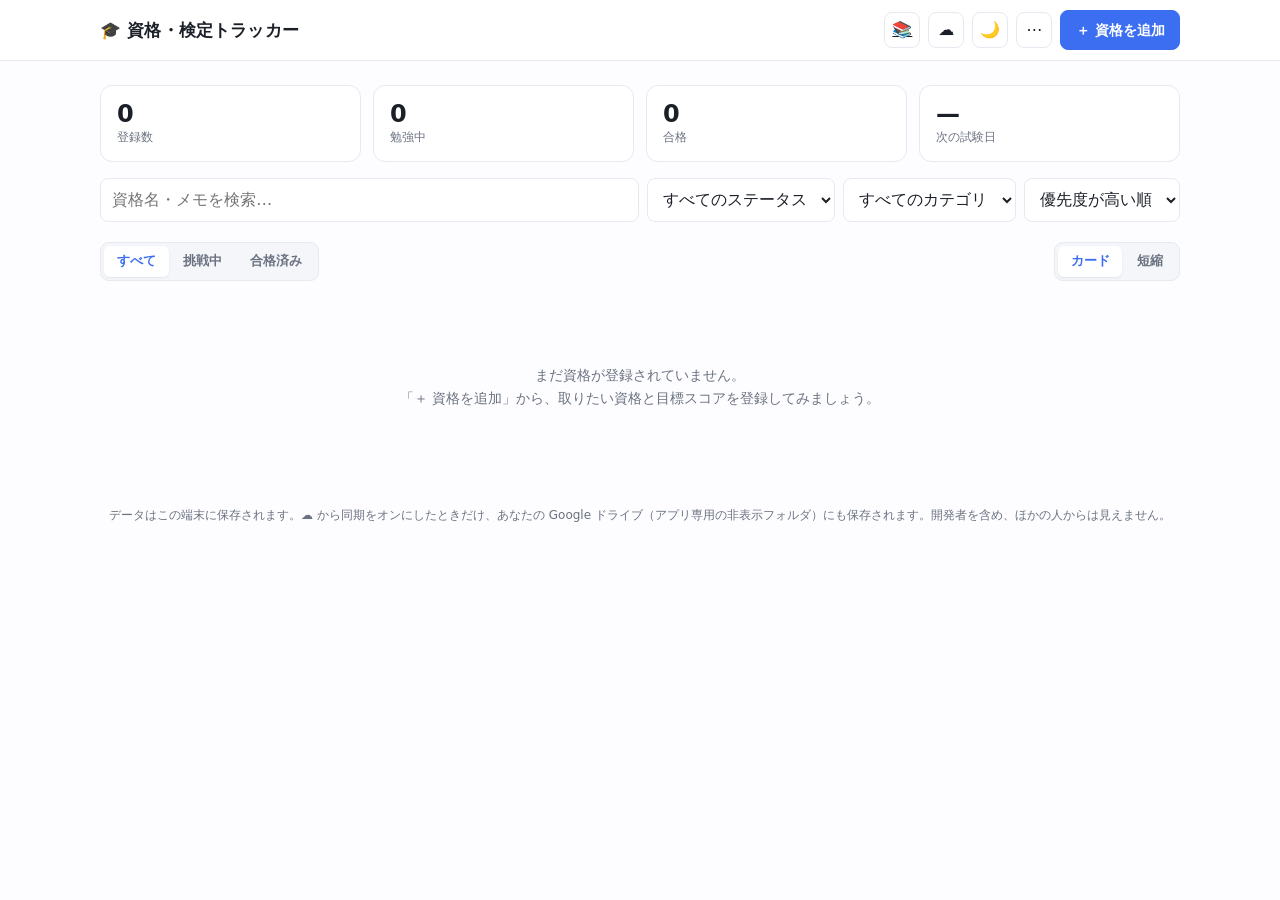
<file: index.html>
<!DOCTYPE html>
<html lang="ja">
<head>
<meta charset="UTF-8">
<meta name="viewport" content="width=device-width, initial-scale=1">
<title>資格・検定トラッカー</title>
<meta name="description" content="取りたい資格や検定をリスト化し、目標スコアと受験記録を管理できるアプリ">
<meta name="theme-color" content="#ffffff" media="(prefers-color-scheme: light)">
<meta name="theme-color" content="#14161b" media="(prefers-color-scheme: dark)">
<meta name="format-detection" content="telephone=no">

<!-- ホーム画面に追加したときの見え方 -->
<link rel="manifest" href="manifest.webmanifest">
<meta name="apple-mobile-web-app-capable" content="yes">
<meta name="mobile-web-app-capable" content="yes">
<meta name="apple-mobile-web-app-title" content="資格トラッカー">
<meta name="apple-mobile-web-app-status-bar-style" content="default">
<link rel="apple-touch-icon" href="assets/apple-touch-icon.png">

<link rel="icon" href="assets/favicon-32.png" sizes="32x32" type="image/png">
<link rel="icon" href="assets/icon.svg" type="image/svg+xml">
<link rel="stylesheet" href="css/style.css">
</head>
<body>

<header class="site-header">
  <div class="wrap header-inner">
    <h1 class="logo"><span aria-hidden="true">🎓</span> 資格・検定トラッカー</h1>
    <div class="header-actions">
      <a class="icon-btn" href="browse.html" title="資格ずかん" aria-label="資格ずかん">📚</a>
      <!-- 端末間の同期。sync.js にクライアント ID が設定されているときだけ表示される -->
      <button type="button" id="syncBtn" class="icon-btn sync-btn" title="端末間の同期" aria-label="端末間の同期" data-state="off" hidden>☁️<span class="sync-dot" aria-hidden="true"></span></button>
      <button type="button" id="themeToggle" class="icon-btn" title="テーマ切り替え" aria-label="テーマ切り替え">🌙</button>
      <div class="menu">
        <button type="button" id="menuBtn" class="icon-btn" title="データ管理" aria-label="データ管理" aria-haspopup="true" aria-expanded="false">⋯</button>
        <div class="menu-list" id="menuList" role="menu" hidden>
          <button type="button" id="exportBtn" role="menuitem">JSONで書き出し</button>
          <button type="button" id="importBtn" role="menuitem">JSONを読み込み</button>
          <button type="button" id="sampleBtn" role="menuitem">サンプルデータを追加</button>
          <button type="button" id="clearBtn" role="menuitem" class="danger">すべて削除</button>
        </div>
      </div>
      <button type="button" id="addBtn" class="btn btn-primary">＋ 資格を追加</button>
    </div>
  </div>
</header>

<main class="wrap">

  <section class="stats" id="stats" aria-label="サマリー">
    <div class="stat"><span class="stat-value" id="statTotal">0</span><span class="stat-label">登録数</span></div>
    <div class="stat"><span class="stat-value" id="statStudying">0</span><span class="stat-label">勉強中</span></div>
    <div class="stat"><span class="stat-value" id="statPassed">0</span><span class="stat-label">合格</span></div>
    <div class="stat"><span class="stat-value" id="statNext">—</span><span class="stat-label">次の試験日</span></div>
  </section>

  <section class="toolbar" aria-label="絞り込み">
    <input type="search" id="search" class="search" placeholder="資格名・メモを検索…" aria-label="検索">
    <select id="filterStatus" aria-label="ステータスで絞り込み">
      <option value="">すべてのステータス</option>
    </select>
    <select id="filterCategory" aria-label="カテゴリで絞り込み">
      <option value="">すべてのカテゴリ</option>
    </select>
    <select id="sortBy" aria-label="並び替え">
      <option value="priority">優先度が高い順</option>
      <option value="examDate">試験日が近い順</option>
      <option value="name">名前順</option>
      <option value="progress">達成率が高い順</option>
      <option value="created">追加が新しい順</option>
    </select>
  </section>

  <section class="toolbar toolbar-modes">
    <div class="segmented" id="passFilter" role="group" aria-label="合格状況で絞り込み">
      <button type="button" data-pass="all" class="is-on" aria-pressed="true">すべて</button>
      <button type="button" data-pass="open" aria-pressed="false">挑戦中</button>
      <button type="button" data-pass="passed" aria-pressed="false">合格済み</button>
    </div>
    <div class="segmented" id="viewMode" role="group" aria-label="表示のしかた">
      <button type="button" data-view="card" class="is-on" aria-pressed="true">カード</button>
      <button type="button" data-view="compact" aria-pressed="false">短縮</button>
    </div>
  </section>

  <ul class="card-list" id="list"></ul>

  <p class="empty" id="empty" hidden>
    まだ資格が登録されていません。<br>
    「＋ 資格を追加」から、取りたい資格と目標スコアを登録してみましょう。
  </p>

</main>

<footer class="site-footer wrap">
  <p>データはこの端末に保存されます。☁️ から同期をオンにしたときだけ、あなたの Google ドライブ（アプリ専用の非表示フォルダ）にも保存されます。開発者を含め、ほかの人からは見えません。</p>
</footer>

<!-- 端末間の同期ダイアログ -->
<dialog id="syncDialog" class="dialog">
  <div class="form">
    <h2 tabindex="-1" autofocus>端末間の同期</h2>
    <p class="sync-message" id="syncMessage" hidden></p>

    <div id="syncOff" class="sync-body">
      <p>Google アカウントでログインすると、iPhone・iPad・パソコンのあいだでマイリストが自動で同期されます。</p>
      <ul class="sync-points">
        <li>保存先はあなたの Google ドライブの<strong>アプリ専用の非表示フォルダ</strong>。ドライブの一覧には出ず、開発者を含めほかの人からは見えません</li>
        <li>このアプリが触れるのはそのフォルダだけです。ドライブのほかのファイルは読めません</li>
        <li>オフラインでも今までどおり使え、つながったときに同期します</li>
      </ul>
      <button type="button" id="syncLogin" class="btn btn-primary">Google でログインして同期</button>
    </div>

    <div id="syncOn" class="sync-body" hidden>
      <dl class="sync-info">
        <dt>アカウント</dt><dd id="syncAccount"></dd>
        <dt>状態</dt><dd id="syncStatus"></dd>
        <dt>最終同期</dt><dd id="syncLast"></dd>
      </dl>
      <label class="check">
        <input type="checkbox" id="syncAuto">
        <span>起動時に自動で同期する</span>
      </label>
      <p class="hint">Google の確認は1時間で切れるため、起動したときに一瞬 Google の画面を経由してから戻ってきます。</p>
      <div class="sync-actions">
        <button type="button" id="syncNowBtn" class="btn btn-primary">今すぐ同期</button>
        <button type="button" id="syncLogout" class="btn">この端末でログアウト</button>
      </div>
      <p class="hint">
        ログアウトしても、この端末のデータとドライブのデータはどちらも残ります。
        アプリの接続そのものを解除するには、Google アカウントの
        <a href="https://myaccount.google.com/connections" target="_blank" rel="noopener noreferrer">サードパーティとの接続</a>
        から削除してください。
      </p>
    </div>

    <menu class="dialog-actions">
      <button type="button" class="btn" data-close>閉じる</button>
    </menu>
  </div>
</dialog>

<!-- 追加・編集ダイアログ -->
<dialog id="certDialog" class="dialog">
  <form method="dialog" id="certForm" class="form">
    <!-- showModal() は最初のフォーカス可能要素を自動でフォーカスするため、
         そのままだと名前欄にフォーカスが入りスマホのキーボードがせり上がる。
         見出しを autofocus 先にしてキーボードが出ないようにする。 -->
    <h2 id="dialogTitle" tabindex="-1" autofocus>資格を追加</h2>

    <div class="field">
      <label class="label" for="nameInput">資格・検定名 <em>必須</em></label>
      <div class="combo">
        <input type="text" id="nameInput" name="name" required maxlength="80"
               placeholder="例: TOEIC、簿記、宅建…" autocomplete="off"
               role="combobox" aria-expanded="false" aria-autocomplete="list" aria-controls="nameSuggest">
        <ul class="suggest" id="nameSuggest" role="listbox" aria-label="資格の候補" hidden></ul>
      </div>
      <p class="hint">入力すると候補が出ます。選ぶと目標スコア・カテゴリなどが自動で入ります。</p>
      <!-- 候補から選んだときの短縮名。短縮表示モードで使う -->
      <input type="hidden" name="short">
      <!-- 教育訓練給付の区分。プリセットに登録があれば引き継ぐ -->
      <input type="hidden" name="training">
    </div>

    <div class="row">
      <label class="field">
        <span class="label">カテゴリ</span>
        <input type="text" name="category" list="categoryOptions" maxlength="30" placeholder="例: 語学">
        <datalist id="categoryOptions"></datalist>
      </label>
      <label class="field">
        <span class="label">優先度</span>
        <select name="priority">
          <option value="high">高</option>
          <option value="mid" selected>中</option>
          <option value="low">低</option>
        </select>
      </label>
    </div>

    <div class="row">
      <label class="field">
        <span class="label">ステータス</span>
        <select name="status" id="statusSelect"></select>
      </label>
      <label class="field">
        <span class="label">試験予定日</span>
        <input type="date" name="examDate">
      </label>
    </div>

    <fieldset class="fieldset">
      <legend>目標</legend>
      <label class="field">
        <span class="label">評価方式</span>
        <select name="scoreType" id="scoreType">
          <option value="score">スコア・点数で評価</option>
          <option value="pass">合否のみ（スコアなし）</option>
        </select>
      </label>
      <div class="row score-fields" id="scoreFields">
        <label class="field">
          <span class="label">目標スコア</span>
          <input type="number" name="targetScore" min="0" step="any" placeholder="例: 800">
        </label>
        <label class="field">
          <span class="label">満点（任意）</span>
          <input type="number" name="maxScore" min="0" step="any" placeholder="例: 990">
        </label>
        <label class="field">
          <span class="label">単位</span>
          <input type="text" name="scoreUnit" maxlength="8" placeholder="点">
        </label>
      </div>
    </fieldset>

    <div class="row">
      <label class="field">
        <span class="label">受験料（円）</span>
        <input type="number" name="fee" min="0" step="1" placeholder="例: 7810">
      </label>
      <label class="field">
        <span class="label">公式サイトURL</span>
        <input type="url" name="url" placeholder="https://…">
      </label>
    </div>

    <label class="field">
      <span class="label">メモ</span>
      <textarea name="memo" rows="3" maxlength="500" placeholder="使う参考書、勉強の計画など"></textarea>
    </label>

    <menu class="dialog-actions">
      <button type="button" class="btn" data-close>キャンセル</button>
      <button type="submit" class="btn btn-primary">保存</button>
    </menu>
  </form>
</dialog>

<!-- 受験記録ダイアログ -->
<dialog id="attemptDialog" class="dialog">
  <form method="dialog" id="attemptForm" class="form">
    <h2 tabindex="-1" autofocus>受験記録を追加</h2>
    <p class="dialog-sub" id="attemptCertName"></p>

    <div class="row">
      <label class="field">
        <span class="label">受験日 <em>必須</em></span>
        <input type="date" name="date" required>
      </label>
      <label class="field" id="attemptScoreField">
        <span class="label">スコア</span>
        <input type="number" name="score" min="0" step="any" placeholder="例: 745">
      </label>
    </div>

    <label class="field">
      <span class="label">結果</span>
      <select name="result">
        <option value="">未記入</option>
        <option value="passed">合格</option>
        <option value="failed">不合格</option>
      </select>
    </label>

    <label class="field">
      <span class="label">メモ</span>
      <input type="text" name="note" maxlength="120" placeholder="例: リスニングが伸びた">
    </label>

    <menu class="dialog-actions">
      <button type="button" class="btn" data-close>キャンセル</button>
      <button type="submit" class="btn btn-primary">記録する</button>
    </menu>
  </form>
</dialog>

<input type="file" id="importFile" accept="application/json,.json" hidden>
<div id="toast" class="toast" role="status" aria-live="polite" hidden></div>

<script src="js/presets.js"></script>
<!-- 資格の更新情報を表示用の言葉にする（ずかんと共用） -->
<script src="js/renewal.js"></script>
<!-- presets.js のソースを書き換える共通処理（ブラウザと Node で共用） -->
<script src="js/preset-patch.js"></script>
<!-- 開発者向けのプリセット編集ツール。app.js より前に読む必要がある -->
<script src="js/devtools.js"></script>
<!-- Google ドライブを使った端末間の同期。app.js より前に読む -->
<script src="js/sync.js"></script>
<script src="js/app.js"></script>
</body>
</html>
</file>
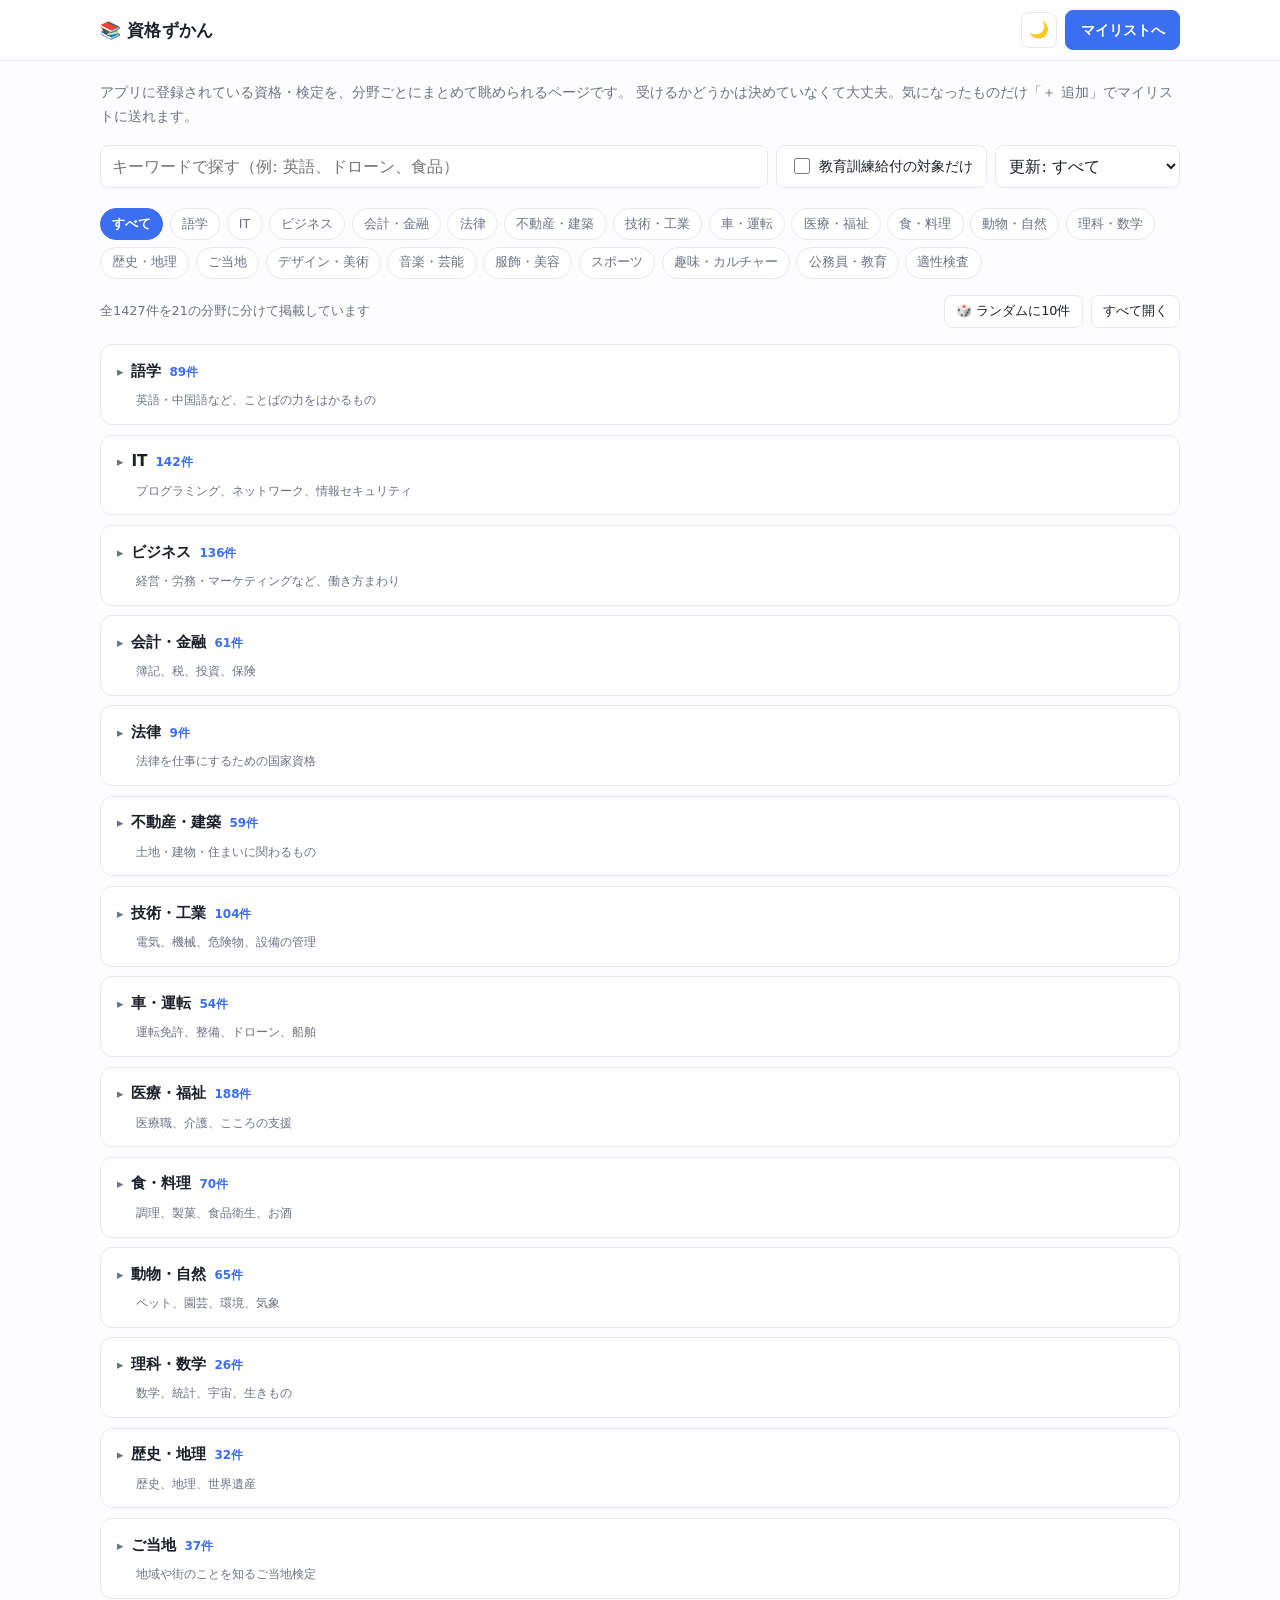
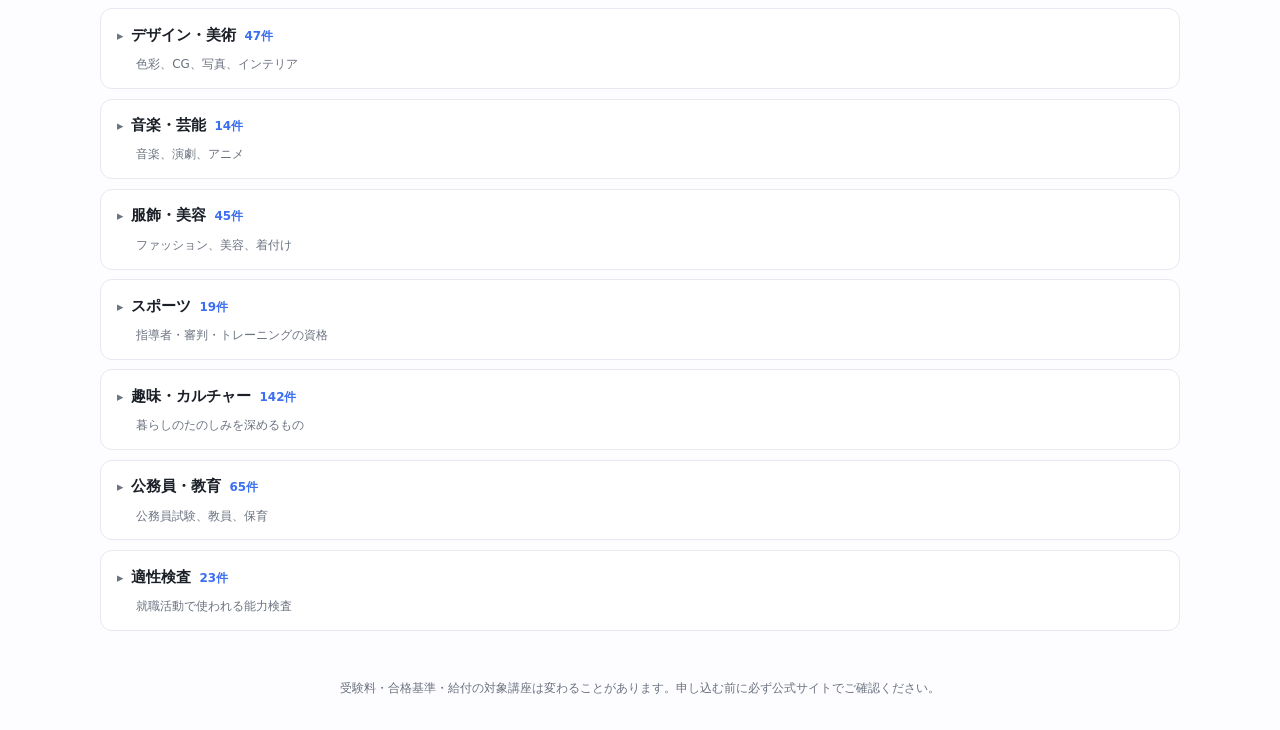
<file: browse.html>
<!DOCTYPE html>
<html lang="ja">
<head>
<meta charset="UTF-8">
<meta name="viewport" content="width=device-width, initial-scale=1">
<title>資格ずかん｜資格・検定トラッカー</title>
<meta name="description" content="どんな資格・検定があるのかを分野ごとに眺められる一覧。気になったものはそのままマイリストに追加できます。">
<meta name="theme-color" content="#ffffff" media="(prefers-color-scheme: light)">
<meta name="theme-color" content="#14161b" media="(prefers-color-scheme: dark)">
<meta name="format-detection" content="telephone=no">

<link rel="manifest" href="manifest.webmanifest">
<meta name="apple-mobile-web-app-capable" content="yes">
<meta name="mobile-web-app-capable" content="yes">
<meta name="apple-mobile-web-app-title" content="資格トラッカー">
<meta name="apple-mobile-web-app-status-bar-style" content="default">
<link rel="apple-touch-icon" href="assets/apple-touch-icon.png">

<link rel="icon" href="assets/favicon-32.png" sizes="32x32" type="image/png">
<link rel="icon" href="assets/icon.svg" type="image/svg+xml">
<link rel="stylesheet" href="css/style.css">
</head>
<body>

<header class="site-header">
  <div class="wrap header-inner">
    <h1 class="logo"><span aria-hidden="true">📚</span> 資格ずかん</h1>
    <div class="header-actions">
      <button type="button" id="themeToggle" class="icon-btn" title="テーマ切り替え" aria-label="テーマ切り替え">🌙</button>
      <a class="btn btn-primary" href="index.html">マイリストへ</a>
    </div>
  </div>
</header>

<main class="wrap">

  <p class="browse-lead">
    アプリに登録されている資格・検定を、分野ごとにまとめて眺められるページです。
    受けるかどうかは決めていなくて大丈夫。気になったものだけ「＋ 追加」でマイリストに送れます。
  </p>

  <section class="toolbar" aria-label="絞り込み">
    <input type="search" id="search" class="search" placeholder="キーワードで探す（例: 英語、ドローン、食品）" aria-label="キーワード検索">
    <label class="check">
      <input type="checkbox" id="onlyTraining">
      <span>教育訓練給付の対象だけ</span>
    </label>
    <select id="renewFilter" aria-label="資格の更新で絞り込み">
      <option value="">更新: すべて</option>
      <option value="free">一度取れば更新不要</option>
      <option value="keep">更新・会費が必要</option>
      <option value="unknown">更新: 未調査</option>
    </select>
  </section>

  <nav class="chips" id="chips" aria-label="分野で絞り込み"></nav>

  <div class="browse-bar">
    <p class="browse-count" id="count" aria-live="polite"></p>
    <div class="browse-bar-actions">
      <button type="button" id="randomBtn" class="btn">🎲 ランダムに10件</button>
      <button type="button" id="toggleAll" class="btn" aria-pressed="false">すべて開く</button>
    </div>
  </div>

  <section class="pickup" id="pickup" aria-label="ランダムに選んだ資格" hidden></section>

  <div id="sections"></div>

  <p class="empty" id="empty" hidden>
    条件に合う資格・検定が見つかりませんでした。<br>
    キーワードを短くするか、分野を「すべて」に戻してみてください。
  </p>

</main>

<footer class="site-footer wrap">
  <p>
    受験料・合格基準・給付の対象講座は変わることがあります。申し込む前に必ず公式サイトでご確認ください。
  </p>
</footer>

<div id="toast" class="toast" role="status" aria-live="polite" hidden></div>

<script src="js/presets.js"></script>
<script src="js/renewal.js"></script>
<script src="js/sync.js"></script>
<script src="js/browse.js"></script>
</body>
</html>
</file>
<file: css/style.css>
:root {
  color-scheme: light;
  --bg: #fdfdff;
  --surface: #ffffff;
  --surface-2: #f4f6fa;
  --border: #e6e9f0;
  --text: #1b1f27;
  --text-muted: #6b7280;
  --accent: #3b6ef0;
  --accent-weak: #e8eefe;
  --accent-text: #ffffff;
  --danger: #d64545;
  --danger-weak: #fdecec;
  --ok: #14875a;
  --ok-weak: #e3f4ec;
  --warn: #b7791f;
  --warn-weak: #fdf2dc;
  --shadow: 0 1px 2px rgba(16, 24, 40, .05), 0 6px 20px rgba(16, 24, 40, .05);
  --radius: 12px;
  /* iOS Safari は 16px 未満の入力欄にフォーカスすると自動でズームするため、
     フォームコントロールはこの値を下回らないようにする。 */
  --input-font-size: 16px;
}

:root[data-theme="dark"] {
  color-scheme: dark;
  --bg: #14161b;
  --surface: #1c1f26;
  --surface-2: #23272f;
  --border: #2f343d;
  --text: #e8eaee;
  --text-muted: #99a1ae;
  --accent: #6c94ff;
  --accent-weak: #212a44;
  --accent-text: #10131a;
  --danger: #ef7373;
  --danger-weak: #3a2326;
  --ok: #4cc38a;
  --ok-weak: #1c3129;
  --warn: #e0b055;
  --warn-weak: #352d19;
  --shadow: 0 1px 2px rgba(0, 0, 0, .4), 0 6px 20px rgba(0, 0, 0, .3);
}

* { box-sizing: border-box; }

/* .menu-list や .row などレイアウト用の display 指定が hidden 属性を
   上書きしてしまうため、hidden を常に優先させる。 */
[hidden] { display: none !important; }

/* 横スワイプで画面がずれないようにする。
   overflow-x: clip はスクロールコンテナを作らないので、
   hidden と違って sticky ヘッダーを壊さない。
   overscroll-behavior-x はゴムのように弾む横方向の余韻を止める。 */
html {
  overflow-x: clip;
  overscroll-behavior-x: none;
}

body {
  margin: 0;
  max-width: 100%;
  overflow-x: clip;
  overscroll-behavior-x: none;
  background: var(--bg);
  color: var(--text);
  font-family: system-ui, -apple-system, "Segoe UI", "Hiragino Sans", "Noto Sans JP", Meiryo, sans-serif;
  line-height: 1.6;
  -webkit-text-size-adjust: 100%;
}

.wrap {
  width: min(1080px, 100% - 2rem);
  margin-inline: auto;
}

/* ---------- header ---------- */
.site-header {
  position: sticky;
  top: 0;
  z-index: 10;
  background: color-mix(in srgb, var(--surface) 88%, transparent);
  backdrop-filter: blur(8px);
  border-bottom: 1px solid var(--border);
}

.header-inner {
  /* ⋯メニューの位置の基準。ボタン基準だと画面が狭くてヘッダーが折り返したとき、
     メニューが画面外にはみ出して切れてしまう。 */
  position: relative;
  display: flex;
  align-items: center;
  gap: 1rem;
  min-height: 60px;
  flex-wrap: wrap;
  padding-block: .5rem;
}

.logo {
  font-size: 1.05rem;
  margin: 0;
  margin-right: auto;
  letter-spacing: .01em;
}

.header-actions {
  display: flex;
  align-items: center;
  gap: .5rem;
}

/* ---------- buttons ---------- */
.btn {
  font: inherit;
  font-size: .875rem;
  padding: .5rem .9rem;
  border-radius: 8px;
  border: 1px solid var(--border);
  background: var(--surface);
  color: var(--text);
  cursor: pointer;
  white-space: nowrap;
  transition: background .15s, border-color .15s;
}

.btn:hover { background: var(--surface-2); }

.btn-primary {
  background: var(--accent);
  border-color: var(--accent);
  color: var(--accent-text);
  font-weight: 600;
}

.btn-primary:hover { filter: brightness(1.06); background: var(--accent); }

.icon-btn {
  font: inherit;
  width: 36px;
  height: 36px;
  display: grid;
  place-items: center;
  border-radius: 8px;
  border: 1px solid var(--border);
  background: var(--surface);
  color: var(--text);
  cursor: pointer;
}

.icon-btn:hover { background: var(--surface-2); }

/* ---------- menu ---------- */
.menu-list {
  position: absolute;
  right: 0;
  top: calc(100% + 6px);
  max-width: calc(100vw - 2rem);
  min-width: 200px;
  background: var(--surface);
  border: 1px solid var(--border);
  border-radius: 10px;
  box-shadow: var(--shadow);
  padding: .3rem;
  display: flex;
  flex-direction: column;
}

.menu-list button {
  font: inherit;
  font-size: .875rem;
  text-align: left;
  padding: .5rem .65rem;
  border: 0;
  border-radius: 6px;
  background: transparent;
  color: var(--text);
  cursor: pointer;
}

.menu-list button:hover { background: var(--surface-2); }
.menu-list .danger { color: var(--danger); }

/* ---------- stats ---------- */
.stats {
  display: grid;
  grid-template-columns: repeat(auto-fit, minmax(min(140px, 100%), 1fr));
  gap: .75rem;
  margin: 1.5rem 0 1rem;
}

.stat {
  background: var(--surface);
  border: 1px solid var(--border);
  border-radius: var(--radius);
  padding: .85rem 1rem;
  display: flex;
  flex-direction: column;
}

.stat-value {
  font-size: 1.5rem;
  font-weight: 700;
  line-height: 1.2;
  font-variant-numeric: tabular-nums;
}

.stat-label {
  font-size: .75rem;
  color: var(--text-muted);
}

/* ---------- toolbar ---------- */
.toolbar {
  display: flex;
  gap: .5rem;
  flex-wrap: wrap;
  margin-bottom: 1.25rem;
}

.toolbar .search {
  flex: 1 1 240px;
  min-width: 0;
}

.toolbar input,
.toolbar select {
  font: inherit;
  font-size: var(--input-font-size);
  padding: .5rem .7rem;
  border-radius: 8px;
  border: 1px solid var(--border);
  background: var(--surface);
  color: var(--text);
}

.toolbar-modes { justify-content: space-between; }

/* ---------- セグメント切り替え ---------- */
.segmented {
  display: inline-flex;
  background: var(--surface-2);
  border: 1px solid var(--border);
  border-radius: 9px;
  padding: 3px;
  gap: 2px;
}

.segmented button {
  font: inherit;
  font-size: .8rem;
  font-weight: 600;
  padding: .35rem .8rem;
  border: 0;
  border-radius: 6px;
  background: transparent;
  color: var(--text-muted);
  cursor: pointer;
  white-space: nowrap;
}

.segmented button:hover { color: var(--text); }

.segmented button.is-on {
  background: var(--surface);
  color: var(--accent);
  box-shadow: 0 1px 2px rgba(16, 24, 40, .08);
}

/* ---------- グループ見出し ---------- */
.group-head {
  grid-column: 1 / -1;
  display: flex;
  align-items: center;
  gap: .5rem;
  margin: .25rem 0 -.25rem;
  font-size: .8rem;
  font-weight: 700;
  color: var(--text-muted);
}

.group-head::after {
  content: "";
  flex: 1;
  height: 1px;
  background: var(--border);
}

.group-head .count {
  font-weight: 600;
  font-variant-numeric: tabular-nums;
}

.group-head.is-passed { color: var(--ok); }

/* ---------- cards ---------- */
.card-list {
  list-style: none;
  margin: 0;
  padding: 0;
  display: grid;
  grid-template-columns: repeat(auto-fill, minmax(min(330px, 100%), 1fr));
  gap: 1rem;
}

.card {
  background: var(--surface);
  border: 1px solid var(--border);
  border-radius: var(--radius);
  box-shadow: var(--shadow);
  padding: 1rem;
  display: flex;
  flex-direction: column;
  gap: .75rem;
}

.card-top {
  display: flex;
  align-items: start;
  gap: .5rem;
  /* バッジが4つ並ぶと見出しの幅が潰れて1文字ずつ折り返されるため、
     幅が足りないときはバッジのほうを次の行へ送る。 */
  flex-wrap: wrap;
}

.card-title {
  margin: 0;
  font-size: 1.05rem;
  font-weight: 700;
  /* 見出しは最低これだけの幅を確保してから縮める。 */
  flex: 1 1 12rem;
  min-width: 0;
  overflow-wrap: anywhere;
}

.card-title a { color: inherit; }

/* 通常はフルネーム、短縮モードでは短縮名だけを見せる */
.card-title .t-short { display: none; }
.card-list.compact .card-title .t-full { display: none; }
.card-list.compact .card-title .t-short { display: inline; }

/* ---------- 短縮表示モード ---------- */
.card-list.compact {
  grid-template-columns: 1fr;
  gap: .5rem;
}

.card-list.compact .card {
  padding: .6rem .75rem;
  gap: .4rem;
  box-shadow: none;
}

.card-list.compact .card-title { font-size: .95rem; }

/* 一覧性を優先して、行数を増やす要素は畳む */
.card-list.compact .memo,
.card-list.compact .attempts,
.card-list.compact .bar { display: none; }

.card-list.compact .score-row { font-size: .75rem; }
.card-list.compact .score-now { font-size: 1rem; }
.card-list.compact .meta { font-size: .75rem; }

.card-list.compact .card-actions { padding-top: 0; }
.card-list.compact .card-actions .btn { font-size: .75rem; padding: .25rem .55rem; }

@media (min-width: 720px) {
  /* 横幅があるときは短縮モードを2列にして、さらに詰めて見せる */
  .card-list.compact { grid-template-columns: repeat(2, minmax(0, 1fr)); }
}

.badges {
  display: flex;
  flex-wrap: wrap;
  gap: .35rem;
}

.badge {
  font-size: .7rem;
  font-weight: 600;
  padding: .15rem .5rem;
  border-radius: 999px;
  background: var(--surface-2);
  color: var(--text-muted);
  white-space: nowrap;
}

.badge.status-planning { background: var(--surface-2); color: var(--text-muted); }
.badge.status-studying { background: var(--accent-weak); color: var(--accent); }
.badge.status-applied  { background: var(--warn-weak); color: var(--warn); }
.badge.status-passed   { background: var(--ok-weak); color: var(--ok); }
.badge.status-failed   { background: var(--danger-weak); color: var(--danger); }

.badge.prio-high { background: var(--danger-weak); color: var(--danger); }
.badge.prio-mid  { background: var(--warn-weak); color: var(--warn); }
.badge.prio-low  { background: var(--surface-2); color: var(--text-muted); }

/* 教育訓練給付。給付率が高い制度ほど目立つ色にする */
.badge.training-professional { background: var(--ok-weak); color: var(--ok); }
.badge.training-specific     { background: var(--ok-weak); color: var(--ok); }
.badge.training-general      { background: var(--accent-weak); color: var(--accent); }
.badge.training-yes          { background: var(--ok-weak); color: var(--ok); }
.badge.training-none         { background: var(--surface-2); color: var(--text-muted); }

.card-actions .btn.btn-training { color: var(--ok); }

/* ---------- score ---------- */
.score-row {
  display: flex;
  align-items: baseline;
  justify-content: space-between;
  gap: .5rem;
  font-size: .8rem;
  color: var(--text-muted);
}

.score-now {
  font-size: 1.35rem;
  font-weight: 700;
  color: var(--text);
  font-variant-numeric: tabular-nums;
}

.score-target { font-variant-numeric: tabular-nums; }

.bar {
  height: 8px;
  border-radius: 999px;
  background: var(--surface-2);
  overflow: hidden;
}

.bar > span {
  display: block;
  height: 100%;
  border-radius: 999px;
  background: var(--accent);
  transition: width .35s ease;
}

.bar.reached > span { background: var(--ok); }

.meta {
  display: flex;
  flex-wrap: wrap;
  gap: .35rem 1rem;
  font-size: .8rem;
  color: var(--text-muted);
}

.meta .soon { color: var(--warn); font-weight: 600; }
.meta .past { color: var(--danger); font-weight: 600; }

.memo {
  font-size: .82rem;
  color: var(--text-muted);
  background: var(--surface-2);
  border-radius: 8px;
  padding: .5rem .65rem;
  margin: 0;
  white-space: pre-wrap;
  overflow-wrap: anywhere;
}

/* ---------- attempts ---------- */
.attempts { border-top: 1px solid var(--border); padding-top: .6rem; }

.attempts > summary {
  cursor: pointer;
  font-size: .8rem;
  color: var(--text-muted);
  list-style-position: inside;
}

.attempt-list {
  list-style: none;
  margin: .6rem 0 0;
  padding: 0;
  display: flex;
  flex-direction: column;
  gap: .35rem;
}

.attempt {
  display: flex;
  align-items: center;
  gap: .5rem;
  font-size: .8rem;
  background: var(--surface-2);
  border-radius: 7px;
  padding: .35rem .5rem;
}

.attempt .a-date { color: var(--text-muted); font-variant-numeric: tabular-nums; }
.attempt .a-score { font-weight: 700; font-variant-numeric: tabular-nums; }
.attempt .a-note { color: var(--text-muted); overflow-wrap: anywhere; }
.attempt .a-del {
  margin-left: auto;
  border: 0;
  background: transparent;
  color: var(--text-muted);
  cursor: pointer;
  font: inherit;
  line-height: 1;
  padding: .1rem .3rem;
}
.attempt .a-del:hover { color: var(--danger); }

.card-actions {
  display: flex;
  gap: .4rem;
  flex-wrap: wrap;
  margin-top: auto;
  padding-top: .25rem;
}

.card-actions .btn { font-size: .8rem; padding: .35rem .7rem; }
.card-actions .btn.link-danger { color: var(--danger); }

/* ---------- empty / footer ---------- */
.empty {
  text-align: center;
  color: var(--text-muted);
  padding: 3rem 1rem;
  font-size: .9rem;
}

.site-footer {
  margin: 3rem auto 2rem;
  font-size: .75rem;
  color: var(--text-muted);
  text-align: center;
}

/* ---------- dialog ---------- */
.dialog {
  border: 1px solid var(--border);
  border-radius: 14px;
  background: var(--surface);
  color: var(--text);
  padding: 0;
  width: min(560px, calc(100% - 2rem));
  box-shadow: var(--shadow);
}

.dialog::backdrop { background: rgba(0, 0, 0, .45); }

.form { padding: 1.25rem; display: flex; flex-direction: column; gap: .85rem; }
.form h2 { margin: 0; font-size: 1.1rem; }
.dialog-sub { margin: -.5rem 0 0; font-size: .85rem; color: var(--text-muted); }

.field { display: flex; flex-direction: column; gap: .25rem; flex: 1; min-width: 0; }

.label { font-size: .78rem; color: var(--text-muted); font-weight: 600; }
.label em { font-style: normal; color: var(--danger); font-size: .7rem; margin-left: .2rem; }

.field input,
.field select,
.field textarea {
  font: inherit;
  font-size: var(--input-font-size);
  padding: .5rem .65rem;
  border-radius: 8px;
  border: 1px solid var(--border);
  background: var(--bg);
  color: var(--text);
  width: 100%;
}

.field textarea { resize: vertical; }

.field input:focus-visible,
.field select:focus-visible,
.field textarea:focus-visible,
.toolbar input:focus-visible,
.toolbar select:focus-visible,
.btn:focus-visible,
.icon-btn:focus-visible {
  outline: 2px solid var(--accent);
  outline-offset: 1px;
}

.hint { margin: .1rem 0 0; font-size: .75rem; color: var(--text-muted); line-height: 1.45; }

/* ---------- 資格名のサジェスト ---------- */
.combo { position: relative; }

.suggest {
  position: absolute;
  inset-inline: 0;
  top: calc(100% + 4px);
  z-index: 5;
  margin: 0;
  padding: .25rem;
  list-style: none;
  max-height: 46vh;
  overflow-y: auto;
  -webkit-overflow-scrolling: touch;
  background: var(--surface);
  border: 1px solid var(--border);
  border-radius: 10px;
  box-shadow: var(--shadow);
  display: flex;
  flex-direction: column;
  gap: 2px;
}

.suggest button {
  font: inherit;
  width: 100%;
  text-align: left;
  border: 0;
  border-radius: 7px;
  background: transparent;
  color: var(--text);
  padding: .55rem .6rem;
  cursor: pointer;
  display: flex;
  flex-direction: column;
  gap: .1rem;
  line-height: 1.35;
}

.suggest button:hover,
.suggest button:focus-visible,
.suggest li.active button { background: var(--accent-weak); outline: none; }

.suggest .s-name { font-size: .9rem; font-weight: 600; overflow-wrap: anywhere; }

.suggest .s-meta { font-size: .72rem; color: var(--text-muted); }

.suggest .s-empty {
  padding: .6rem;
  font-size: .8rem;
  color: var(--text-muted);
}

.row { display: flex; gap: .75rem; flex-wrap: wrap; }

.fieldset {
  border: 1px solid var(--border);
  border-radius: 10px;
  padding: .75rem;
  margin: 0;
  display: flex;
  flex-direction: column;
  gap: .75rem;
}

.fieldset legend { font-size: .78rem; color: var(--text-muted); font-weight: 600; padding-inline: .3rem; }

.dialog-actions {
  display: flex;
  justify-content: flex-end;
  gap: .5rem;
  margin: .25rem 0 0;
  padding: 0;
}

/* ---------- 開発者向け: プリセット編集 ---------- */
/* 開発モードを切っている間は入口ごと出さない */
.dev-entry { display: none; }
:root[data-dev="on"] .dev-entry { display: block; color: var(--accent); font-weight: 600; }

.dev-dialog {
  width: min(720px, calc(100% - 1.5rem));
  max-height: 88vh;
  padding: 1rem;
  display: flex;
  flex-direction: column;
  gap: .7rem;
}

.dev-head {
  display: flex;
  align-items: center;
  gap: .75rem;
}

.dev-head h2 {
  margin: 0;
  font-size: 1.05rem;
  flex: 1;
  display: flex;
  align-items: center;
  gap: .5rem;
}

.dev-badge {
  font-size: .65rem;
  font-weight: 700;
  padding: .1rem .45rem;
  border-radius: 999px;
  background: var(--warn-weak);
  color: var(--warn);
}

.dev-note {
  margin: 0;
  font-size: .75rem;
  line-height: 1.5;
  color: var(--text-muted);
}

.dev-summary {
  font-size: .8rem;
  font-weight: 600;
  color: var(--text-muted);
  background: var(--surface-2);
  border-radius: 8px;
  padding: .45rem .65rem;
}

.dev-summary.has-diff { background: var(--warn-weak); color: var(--warn); }

.dev-toolbar {
  display: flex;
  gap: .5rem;
}

.dev-toolbar input {
  flex: 1;
  min-width: 0;
  font: inherit;
  font-size: var(--input-font-size);
  padding: .5rem .7rem;
  border-radius: 8px;
  border: 1px solid var(--border);
  background: var(--bg);
  color: var(--text);
}

.dev-list {
  list-style: none;
  margin: 0;
  padding: 0;
  flex: 1;
  min-height: 6rem;
  overflow-y: auto;
  -webkit-overflow-scrolling: touch;
  border: 1px solid var(--border);
  border-radius: 10px;
}

.dev-hint {
  padding: .5rem .65rem;
  font-size: .75rem;
  color: var(--text-muted);
  background: var(--surface-2);
}

.dev-row {
  display: flex;
  align-items: center;
  gap: .4rem;
  padding: .45rem .55rem;
  border-top: 1px solid var(--border);
}

.dev-row:first-child { border-top: 0; }

.dev-row-main {
  flex: 1;
  min-width: 0;
  display: flex;
  flex-direction: column;
}

.dev-name {
  font-size: .85rem;
  font-weight: 600;
  overflow-wrap: anywhere;
}

.dev-meta {
  font-size: .7rem;
  color: var(--text-muted);
  overflow-wrap: anywhere;
}

/* 手を入れた行が一目で分かるように左端に色を出す */
.dev-row.is-edited { border-left: 3px solid var(--warn); }
.dev-row.is-added { border-left: 3px solid var(--ok); }
.dev-row.is-removed { border-left: 3px solid var(--danger); opacity: .75; }

.dev-row .btn { font-size: .75rem; padding: .25rem .55rem; }

.dev-actions {
  display: flex;
  flex-wrap: wrap;
  gap: .4rem;
}

.dev-actions .btn { font-size: .78rem; padding: .35rem .65rem; }

.dev-editor { width: min(560px, calc(100% - 1.5rem)); }

.gh-status {
  margin: 0;
  font-size: .78rem;
  line-height: 1.5;
  color: var(--text-muted);
  overflow-wrap: anywhere;
}

@media (max-width: 560px) {
  .dev-actions .btn { flex: 1 1 auto; }
}

/* ---------- toast ---------- */
.toast {
  position: fixed;
  left: 50%;
  bottom: 1.5rem;
  transform: translateX(-50%);
  background: var(--text);
  color: var(--bg);
  font-size: .85rem;
  padding: .55rem 1rem;
  border-radius: 999px;
  max-width: calc(100vw - 2rem);
  box-sizing: border-box;
  overflow-wrap: anywhere;
  text-align: center;
  box-shadow: var(--shadow);
  z-index: 50;
}

@media (max-width: 560px) {
  .logo { font-size: .95rem; }
  .card-list { grid-template-columns: 1fr; }
  .row { flex-direction: column; gap: .85rem; }
}

@media (prefers-reduced-motion: reduce) {
  * { transition: none !important; }
}

/* ---------- 資格ずかん（browse.html） ---------- */

/* .btn をリンクにも使うため。button と違って初期値が inline なので揃える。 */
a.btn {
  display: inline-flex;
  align-items: center;
  text-decoration: none;
}

.btn:disabled {
  opacity: .55;
  cursor: default;
}
.btn:disabled:hover { background: var(--surface); }
.btn-primary:disabled:hover { background: var(--accent); filter: none; }

.browse-lead {
  margin: 1.25rem 0 1rem;
  font-size: .875rem;
  color: var(--text-muted);
  line-height: 1.7;
}

/* 「教育訓練給付の対象だけ」のようなチェック付きの絞り込み */
.check {
  display: inline-flex;
  align-items: center;
  gap: .4rem;
  padding: .5rem .8rem;
  border: 1px solid var(--border);
  border-radius: 8px;
  background: var(--surface);
  font-size: .85rem;
  cursor: pointer;
  white-space: nowrap;
}

.check input { accent-color: var(--accent); width: 1rem; height: 1rem; }

/* 分野チップ。横スクロールにすると画面ごとずれて見えるので折り返す。 */
.chips {
  display: flex;
  flex-wrap: wrap;
  gap: .4rem;
  margin-bottom: 1rem;
}

.chip {
  font: inherit;
  font-size: .8rem;
  padding: .3rem .7rem;
  border-radius: 999px;
  border: 1px solid var(--border);
  background: var(--surface);
  color: var(--text-muted);
  cursor: pointer;
  white-space: nowrap;
}

.chip:hover { color: var(--text); background: var(--surface-2); }

.chip.is-on {
  background: var(--accent);
  border-color: var(--accent);
  color: var(--accent-text);
  font-weight: 600;
}

.browse-bar {
  display: flex;
  align-items: center;
  gap: .75rem;
  flex-wrap: wrap;
  margin-bottom: 1rem;
}

.browse-count {
  margin: 0;
  margin-right: auto;
  font-size: .8rem;
  color: var(--text-muted);
}

.browse-bar-actions {
  display: flex;
  gap: .5rem;
  flex-wrap: wrap;
}

.browse-bar-actions .btn { font-size: .8rem; padding: .35rem .7rem; }

/* ---------- ランダム表示 ---------- */
.pickup {
  border: 1px solid var(--accent);
  background: var(--accent-weak);
  border-radius: var(--radius);
  padding: 1rem;
  margin-bottom: 1.5rem;
}

.pickup-title {
  margin: 0 0 .75rem;
  font-size: .95rem;
}

.pickup .b-item { background: var(--surface); }
.pickup-close { margin-top: .75rem; }

/* ---------- 分野ごとのセクション ---------- */
.b-section {
  border: 1px solid var(--border);
  border-radius: var(--radius);
  background: var(--surface);
  margin-bottom: .6rem;
  overflow: hidden;
}

.b-summary {
  display: flex;
  align-items: baseline;
  gap: .5rem;
  flex-wrap: wrap;
  padding: .85rem 1rem;
  cursor: pointer;
  list-style: none;
  user-select: none;
}

.b-summary::-webkit-details-marker { display: none; }

/* 開閉の三角は自前で描く。ブラウザ標準のものは位置と色が揃わない。 */
.b-summary::before {
  content: "▸";
  color: var(--text-muted);
  font-size: .8rem;
  transition: transform .15s;
}

.b-section[open] > .b-summary::before { transform: rotate(90deg); }
.b-summary:hover { background: var(--surface-2); }

.b-cat { font-weight: 700; font-size: .95rem; }

.b-count {
  font-size: .75rem;
  font-weight: 600;
  color: var(--accent);
  font-variant-numeric: tabular-nums;
}

.b-hint {
  font-size: .75rem;
  color: var(--text-muted);
  flex: 1 1 100%;
  padding-left: 1.2rem;
}

.b-list {
  list-style: none;
  margin: 0;
  padding: 0 .75rem .75rem;
  display: grid;
  gap: .5rem;
}

.b-item {
  border: 1px solid var(--border);
  border-radius: 10px;
  background: var(--surface-2);
  padding: .7rem .8rem;
  display: flex;
  flex-direction: column;
  gap: .3rem;
}

.b-head {
  display: flex;
  align-items: center;
  gap: .4rem;
  flex-wrap: wrap;
}

.b-name {
  margin: 0;
  font-size: .9rem;
  font-weight: 600;
  overflow-wrap: anywhere;
}

.b-tag {
  font-size: .7rem;
  color: var(--text-muted);
  border: 1px solid var(--border);
  border-radius: 999px;
  padding: .05rem .45rem;
}

.b-meta {
  margin: 0;
  font-size: .75rem;
  color: var(--text-muted);
  font-variant-numeric: tabular-nums;
}

.b-memo {
  margin: 0;
  font-size: .78rem;
  color: var(--text-muted);
  line-height: 1.5;
  overflow-wrap: anywhere;
}

.b-actions {
  display: flex;
  gap: .4rem;
  flex-wrap: wrap;
  padding-top: .2rem;
}

.b-actions .btn { font-size: .75rem; padding: .3rem .6rem; }
.b-actions .btn-training { color: var(--ok); }

/* 画面が広いときは2列にして、ざっと眺めやすくする。 */
@media (min-width: 720px) {
  .b-list { grid-template-columns: repeat(auto-fill, minmax(min(320px, 100%), 1fr)); }
}

/* ---------- 端末間の同期 ---------- */
.sync-btn { position: relative; }

/* 右上の小さな点で状態を示す。未接続のときは出さない。 */
.sync-dot {
  position: absolute;
  top: 4px;
  right: 4px;
  width: 8px;
  height: 8px;
  border-radius: 50%;
  border: 1.5px solid var(--surface);
  background: transparent;
}

.sync-btn[data-state="ok"] .sync-dot { background: var(--ok); }
.sync-btn[data-state="syncing"] .sync-dot { background: var(--accent); animation: sync-pulse 1s ease-in-out infinite; }
.sync-btn[data-state="needs-auth"] .sync-dot,
.sync-btn[data-state="offline"] .sync-dot { background: var(--warn); }
.sync-btn[data-state="error"] .sync-dot { background: var(--danger); }

@keyframes sync-pulse { 50% { opacity: .3; } }

.sync-body { display: flex; flex-direction: column; gap: .75rem; }
.sync-body p { margin: 0; font-size: .875rem; line-height: 1.7; }
.sync-body .hint { font-size: .75rem; }

.sync-points {
  margin: 0;
  padding-left: 1.2rem;
  font-size: .8rem;
  color: var(--text-muted);
  line-height: 1.65;
  display: grid;
  gap: .3rem;
}

.sync-info {
  display: grid;
  grid-template-columns: auto 1fr;
  gap: .35rem .9rem;
  margin: 0;
  font-size: .85rem;
}

.sync-info dt { color: var(--text-muted); font-weight: 600; }
.sync-info dd { margin: 0; overflow-wrap: anywhere; }
.sync-info dd[data-state="ok"] { color: var(--ok); font-weight: 600; }
.sync-info dd[data-state="needs-auth"],
.sync-info dd[data-state="offline"] { color: var(--warn); font-weight: 600; }
.sync-info dd[data-state="error"] { color: var(--danger); font-weight: 600; }

.sync-actions { display: flex; gap: .5rem; flex-wrap: wrap; }

.sync-message {
  margin: 0;
  padding: .6rem .8rem;
  border-radius: 8px;
  background: var(--warn-weak);
  color: var(--warn);
  font-size: .8rem;
  line-height: 1.6;
}

.sync-body .check { align-self: flex-start; white-space: normal; }

/* Google へ移動する直前に出す幕。真っ白な画面で固まったように見えないように。 */
.sync-overlay {
  position: fixed;
  inset: 0;
  z-index: 1000;
  display: grid;
  place-items: center;
  background: color-mix(in srgb, var(--bg) 92%, transparent);
  color: var(--text);
  font-size: .95rem;
  font-weight: 600;
}

@media (prefers-reduced-motion: reduce) {
  .sync-btn[data-state="syncing"] .sync-dot { animation: none; }
}

/* ---------- 資格の更新 ---------- */
.renew { white-space: nowrap; }
.meta .renew { font-weight: 600; }
.renew-none { color: var(--ok); }
.renew-required { color: var(--warn); }
.renew-member { color: var(--warn); }
.renew-expiry { color: var(--accent); }
.renew-na { color: var(--text-muted); }

.b-renew {
  margin: 0;
  font-size: .75rem;
  line-height: 1.5;
  display: flex;
  flex-wrap: wrap;
  gap: .15rem .5rem;
  align-items: baseline;
}

.b-renew .renew { font-weight: 700; white-space: normal; }
.b-renew-note { color: var(--text-muted); overflow-wrap: anywhere; }

/* ずかんの絞り込みの select。検索欄と同じ見た目・同じ16px（iOSの拡大防止） */
#renewFilter {
  font: inherit;
  font-size: var(--input-font-size);
  padding: .45rem .6rem;
  border-radius: 8px;
  border: 1px solid var(--border);
  background: var(--surface);
  color: var(--text);
}
</file>
